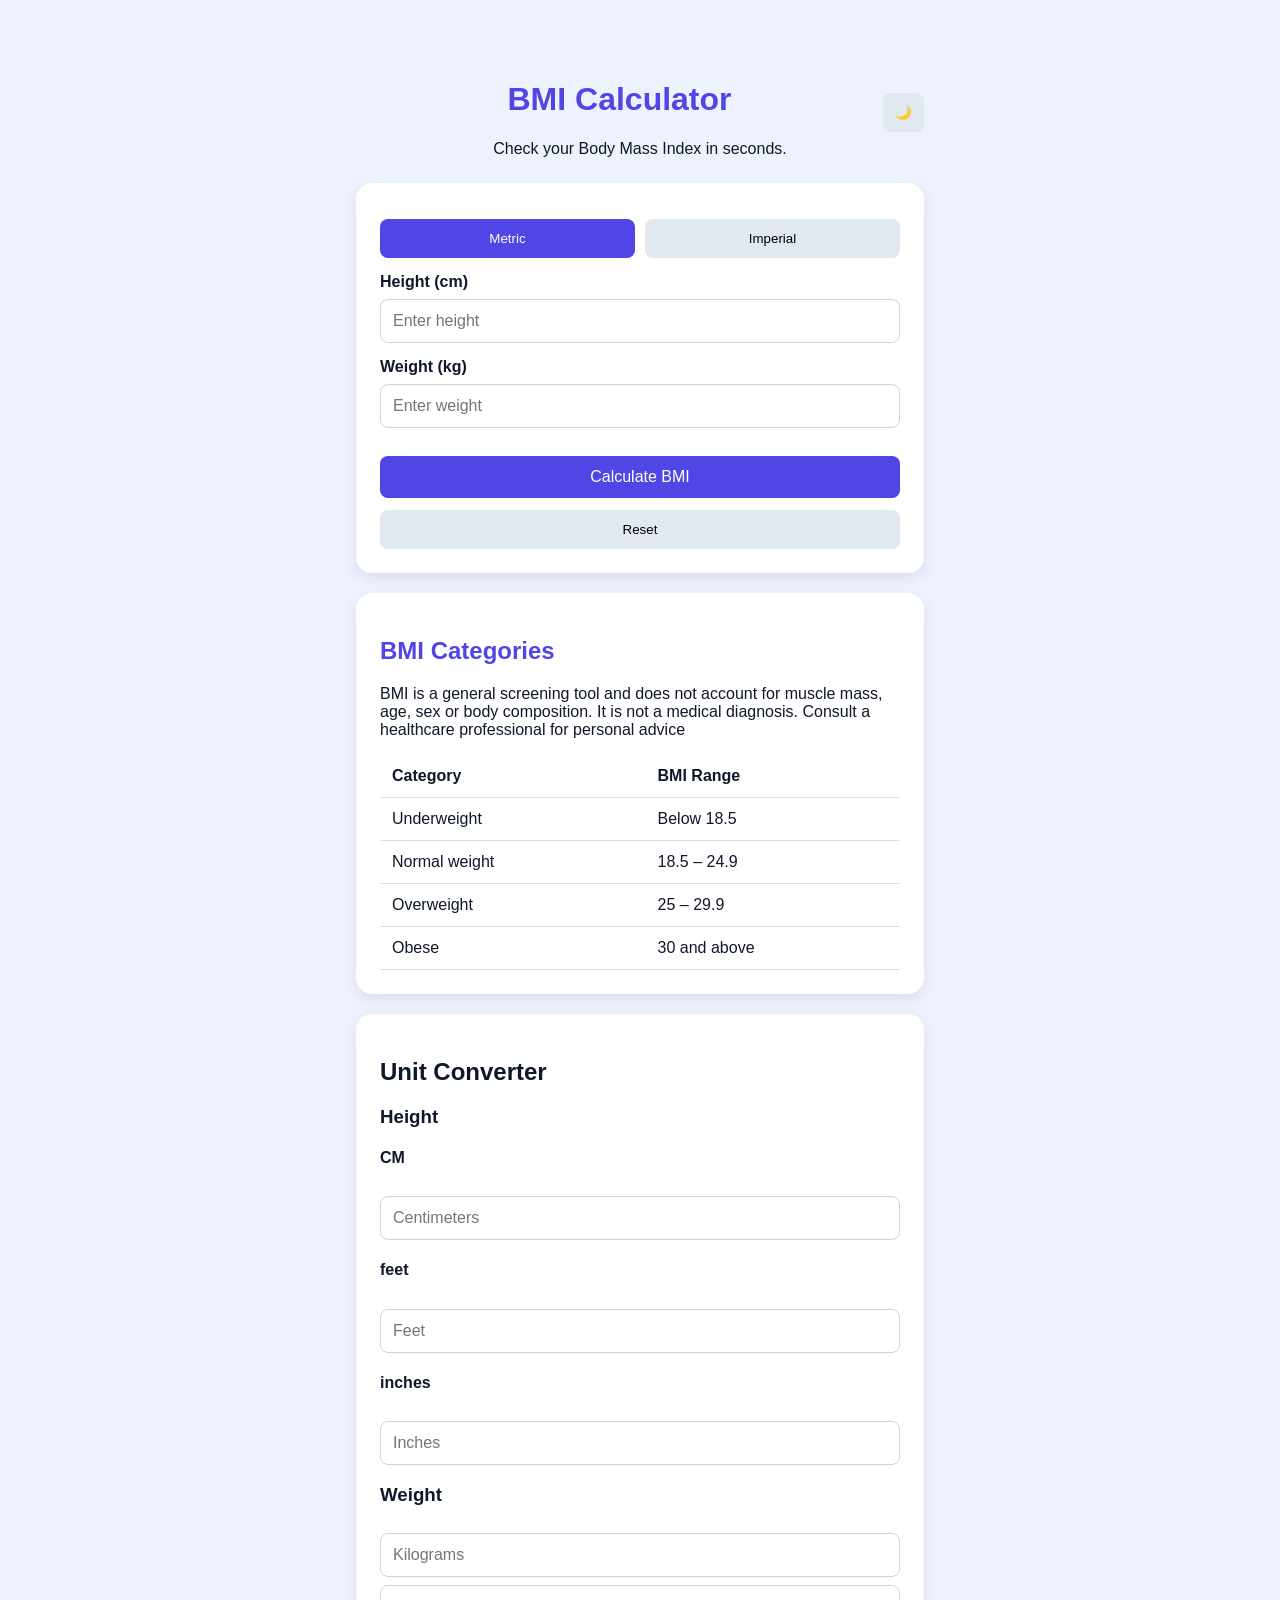
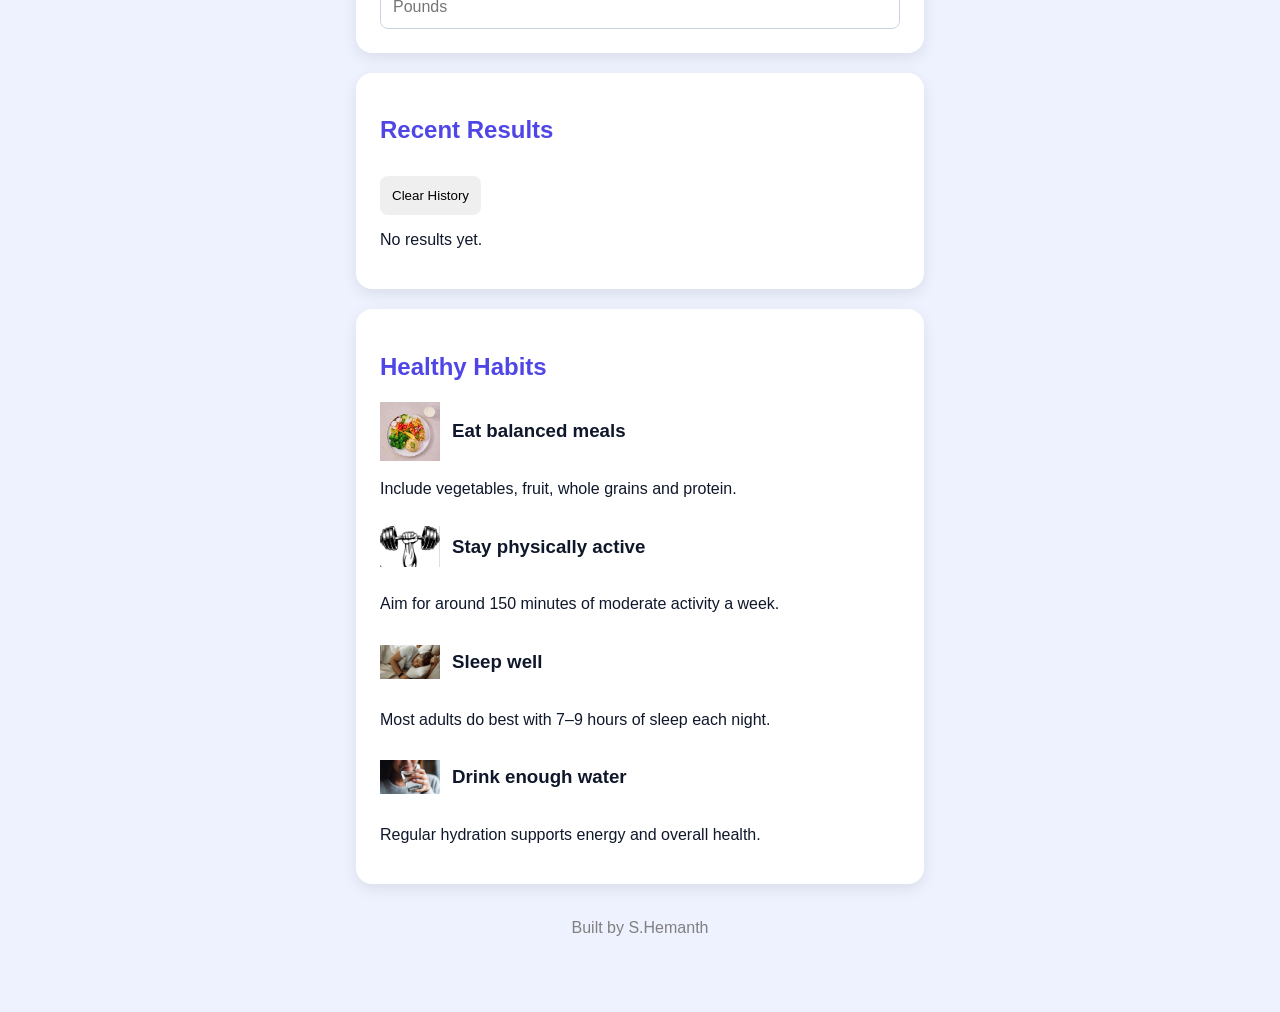
<file: index.html>
<!DOCTYPE html>
<!-- saved from url=(0060)file:///C:/Users/S%20HEMANTH/OneDrive/Desktop/bmi/index.html -->
<html lang="en"><head><meta http-equiv="Content-Type" content="text/html; charset=UTF-8"></head><body><div class="main-layout">
    <meta name="viewport" content="width=device-width, initial-scale=1.0">

    <title>BMI Calculator</title>

    <link rel="stylesheet" href="style.css">




<main class="container">

    <header class="header">
        <button id="theme-toggle">🌙</button>

        <h1>BMI Calculator</h1>
        <p>Check your Body Mass Index in seconds.</p>
    </header>

    <!-- BMI Calculator -->

    <section class="card">

        <div class="unit-toggle">
            <button class="unit-btn active" data-unit="metric">
                Metric
            </button>

            <button class="unit-btn" data-unit="imperial">
                Imperial
            </button>
        </div>

        <form id="bmi-form">

            <div id="metric-fields">

                <label>Height (cm)</label>
                <input type="number" id="height-cm" placeholder="Enter height">

                <label>Weight (kg)</label>
                <input type="number" id="weight-kg" placeholder="Enter weight">

            </div>

            <div id="imperial-fields" class="hidden">

                <label>Height (feet)</label>
                <input type="number" id="height-ft" placeholder="Feet">

                <label>Height (inches)</label>
                <input type="number" id="height-in" placeholder="Inches">

                <label>Weight (lb)</label>
                <input type="number" id="weight-lb" placeholder="Weight">

            </div>

            <p id="error"></p>

            <button type="submit" class="calculate">
                Calculate BMI
            </button>

            <button type="reset" class="reset">
                Reset
            </button>

        </form>

        <!-- Result -->

        <div id="result" class="hidden">

            <h2>Your BMI</h2>

            <h1 id="bmi-value">0.0</h1>

            <h3 id="bmi-category"></h3>

            <p id="bmi-message"></p>

            <p id="healthy-range"></p>

        </div>

    </section>

    <!-- BMI Categories -->

    <section class="card">

        <h2>BMI Categories</h2>

        <p>BMI is a general screening tool and does not account for muscle mass, age, sex or body composition. It is not a medical diagnosis. Consult a healthcare professional for 		personal advice</p><table>

            <tbody><tr>
                <th>Category</th>
                <th>BMI Range</th>
            </tr>

            <tr>
                <td>Underweight</td>
                <td>Below 18.5</td>
            </tr>

            <tr>
                <td>Normal weight</td>
                <td>18.5 – 24.9</td>
            </tr>

            <tr>
                <td>Overweight</td>
                <td>25 – 29.9</td>
            </tr>

            <tr>
                <td>Obese</td>
                <td>30 and above</td>
            </tr>
		

        </tbody></table>

    </section>

    <!-- Unit Converter -->

    <section class="card">

        <h1>Unit Converter</h1>

        <h3>Height</h3>
	<h4>CM</h4>
	<input type="number" id="c-cm" placeholder="Centimeters">
	<h4>feet</h4>
        <input type="number" id="c-ft" placeholder="Feet">
	<h4>inches</h4>
        <input type="number" id="c-in" placeholder="Inches">

        <h3>Weight</h3>

        <input type="number" id="c-kg" placeholder="Kilograms">
        <input type="number" id="c-lb" placeholder="Pounds">

    </section>

    <!-- History -->

    <section class="card">

        <h2>Recent Results</h2>

        <button id="clear-history">Clear History</button>

        <ul id="history-list"><li>23.3 - Normal weight (24/11/2026, 7:01:43 pm)</li><li>27.9 - Overweight (24/11/2026, 2:23:14 pm)</li><li>28.1 - Overweight (24/11/2026, 2:22:24 pm)</li><li>23.3 - Normal weight (24/11/2026, 2:19:27 pm)</li></ul>

        <p id="history-empty" class="hidden">
            No results yet.
        </p>

    </section>

    <!-- Healthy Habits -->

    <section class="card">

        
	<div class="healthy-habits">

    <h2>Healthy Habits</h2>

    <div class="habit">
        <h3>
            <img src="img1.jpeg" alt="Food" class="habit-icon">
            Eat balanced meals
        </h3>
        <p>Include vegetables, fruit, whole grains and protein.</p>
    </div>

    <div class="habit">
        <h3>
            <img src="img2.jpeg" alt="Exercise" class="habit-icon">
            Stay physically active
        </h3>
        <p>Aim for around 150 minutes of moderate activity a week.</p>
    </div>

    <div class="habit">
        <h3>
            <img src="img3.jpeg" alt="Sleep" class="habit-icon">
            Sleep well
        </h3>
        <p>Most adults do best with 7–9 hours of sleep each night.</p>
    </div>

    <div class="habit">
        <h3>
            <img src="img4.jpeg" alt="Water" class="habit-icon">
            Drink enough water
        </h3>
        <p>Regular hydration supports energy and overall health.</p>
    </div>

</div>

            </section>

    <footer>
        Built by S.Hemanth
    </footer>

</main>

<script src="script.js"></script>



</body></html>
</file>
<file: style.css>
* {
    box-sizing: border-box;
}

body {
    margin: 0;
    font-family: Arial, sans-serif;
    background: #eef2ff;
    color: #0f172a;
}

.container {
    max-width: 480px;
    margin: auto;
    padding: 30px 16px;
}

.header {
    text-align: center;
    margin-bottom: 25px;
}

.header h1 {
    color: #4f46e5;
}

.card {
    background: white;
    padding: 24px;
    margin-bottom: 20px;
    border-radius: 16px;
    box-shadow: 0 5px 15px #00000015;
}

h2 {
    color: #4f46e5;
}

label {
    display: block;
    margin-top: 15px;
    font-weight: bold;
}

input {
    width: 100%;
    padding: 12px;
    margin-top: 8px;
    border: 1px solid #cbd5e1;
    border-radius: 8px;
    font-size: 16px;
}

button {
    padding: 12px;
    border: none;
    border-radius: 8px;
    cursor: pointer;
    margin-top: 12px;
}

.unit-toggle {
    display: flex;
    gap: 10px;
}

.unit-btn {
    flex: 1;
    background: #e2e8f0;
}

.unit-btn.active {
    background: #4f46e5;
    color: white;
}

.calculate {
    width: 100%;
    background: #4f46e5;
    color: white;
    font-size: 16px;
}

.reset {
    width: 100%;
    background: #e2e8f0;
}

#result {
    text-align: center;
    margin-top: 25px;
    padding: 15px;
    background: #eef2ff;
    border-radius: 10px;
}

#bmi-value {
    font-size: 45px;
    color: #4f46e5;
}

#bmi-category {
    color: green;
}

#error {
    color: red;
}

table {
    width: 100%;
    border-collapse: collapse;
}

td, th {
    padding: 12px;
    border-bottom: 1px solid #ddd;
    text-align: left;
}

.hidden {
    display: none !important;
}

#theme-toggle {
    float: right;
    background: #e2e8f0;
}

#history-list {
    padding-left: 20px;
}

footer {
    text-align: center;
    color: gray;
    padding: 15px;
}

/* Dark mode */

body.dark {
    background: #0f172a;
    color: white;
}

body.dark .card {
    background: #1e293b;
}

body.dark input {
    background: #334155;
    color: white;
    border-color: #475569;
}

body.dark #result {
    background: #334155;
}
.main-layout {
    display: flex;
    flex-direction: column;
    align-items: center;
    gap: 20px;
    margin: 30px auto;
}

.image-section {
    width: 150px;
    height: 150px;
}

.image-section img {
    width: 100%;
    height: 200%;
    object-fit: cover;
    border-radius: 50%;
}

.container {
    width: 90%;
    max-width: 600px;
    margin: 0 auto;
}
.image-section {
    width: 100%;
    display: flex;
    justify-content: center;
    align-items: center;
    margin: 20px auto;
}

.image-section img {
    width: 250px;
    height: 250px;
    object-fit: cover;
    border-radius: 50%;
    display: block;
}
.habit h3 {
    display: flex;
    align-items: center;
    gap: 12px;
}

.habit-icon {
    width: 60px;
    height: 60px;
    object-fit: contain;
}
</file>
